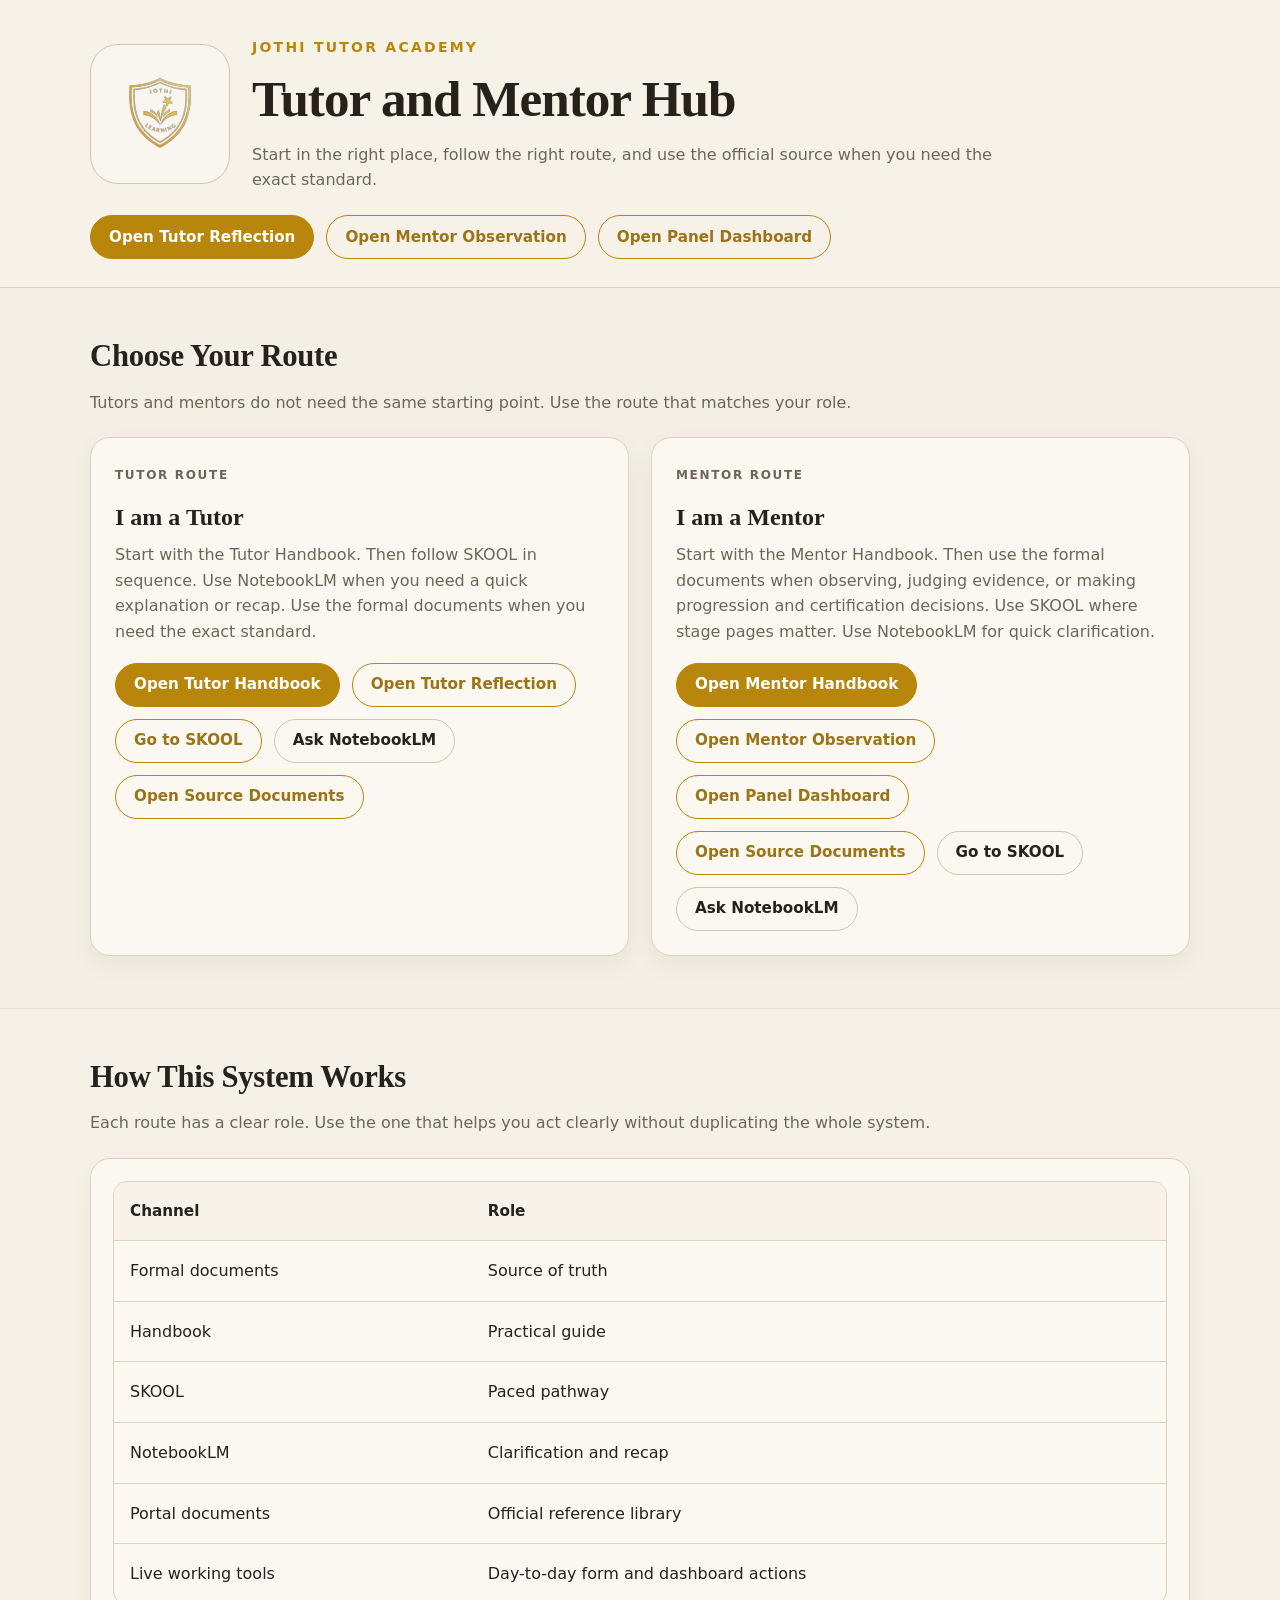
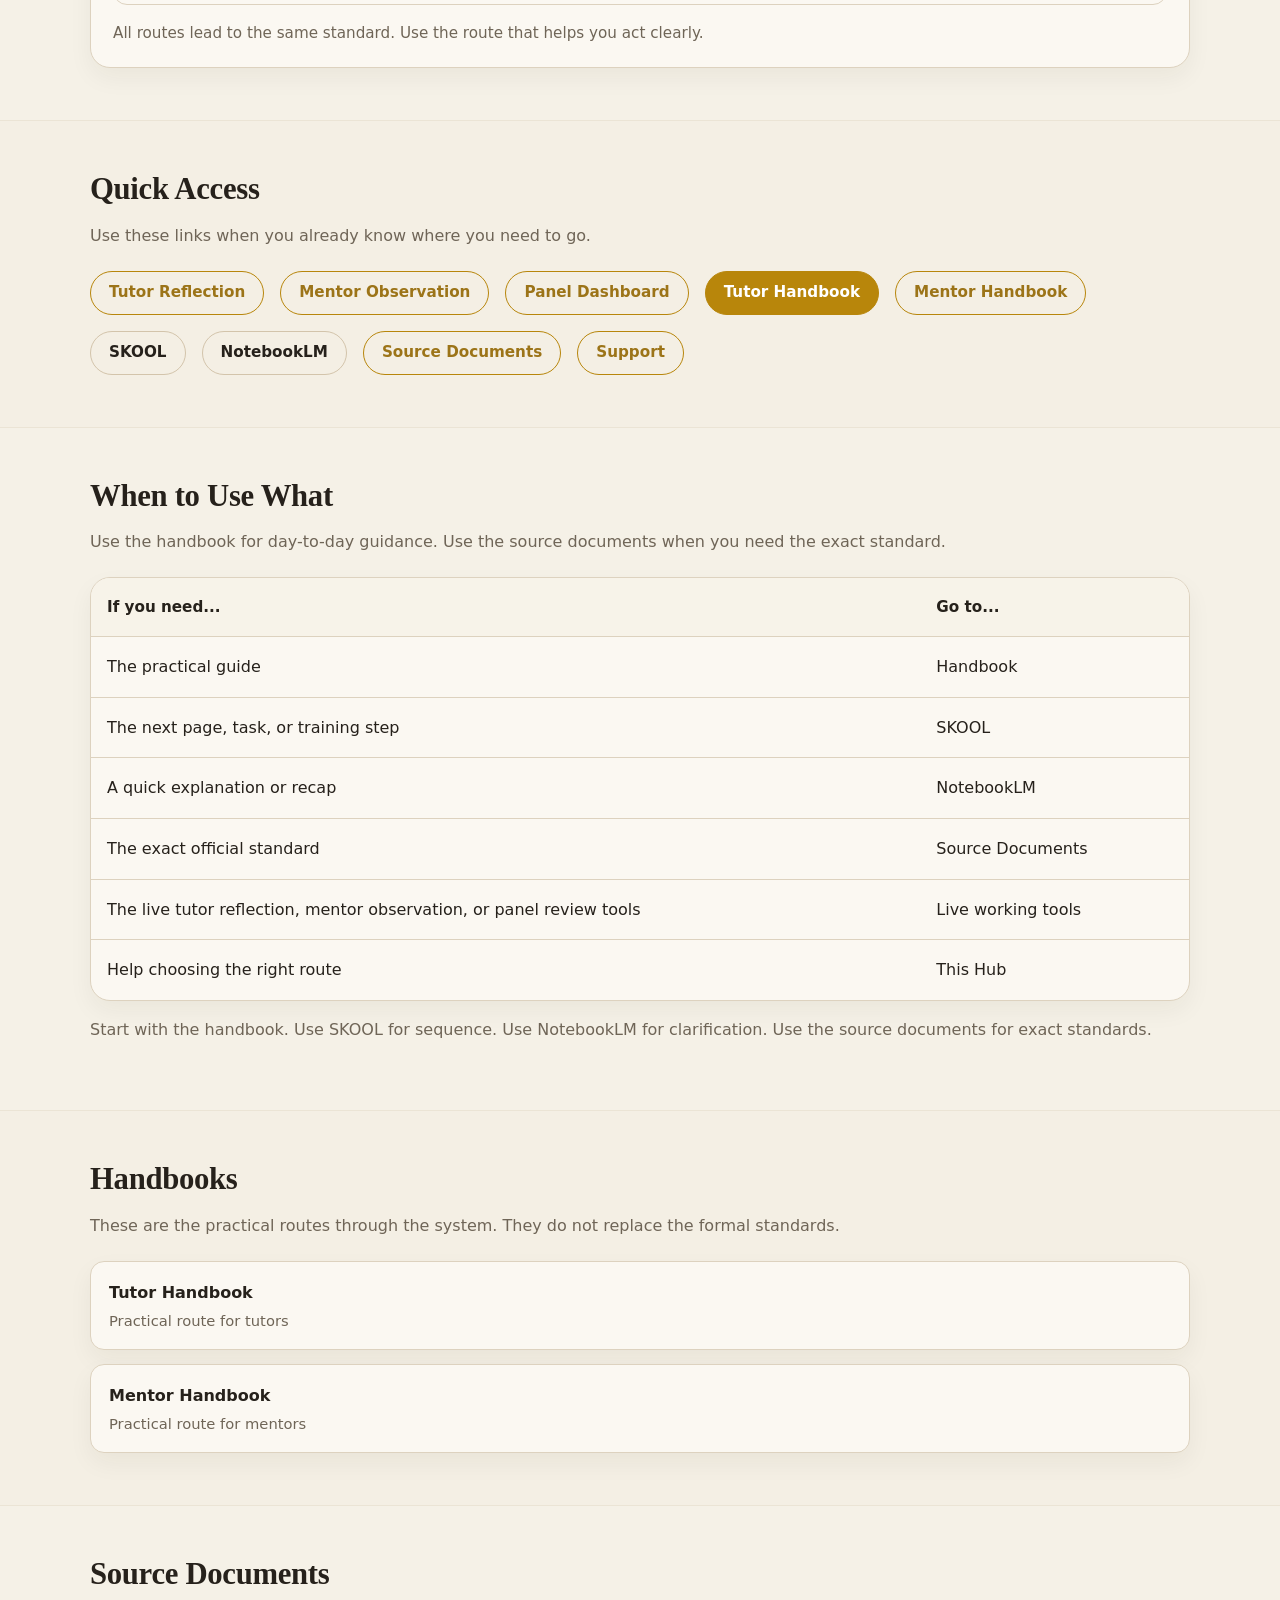
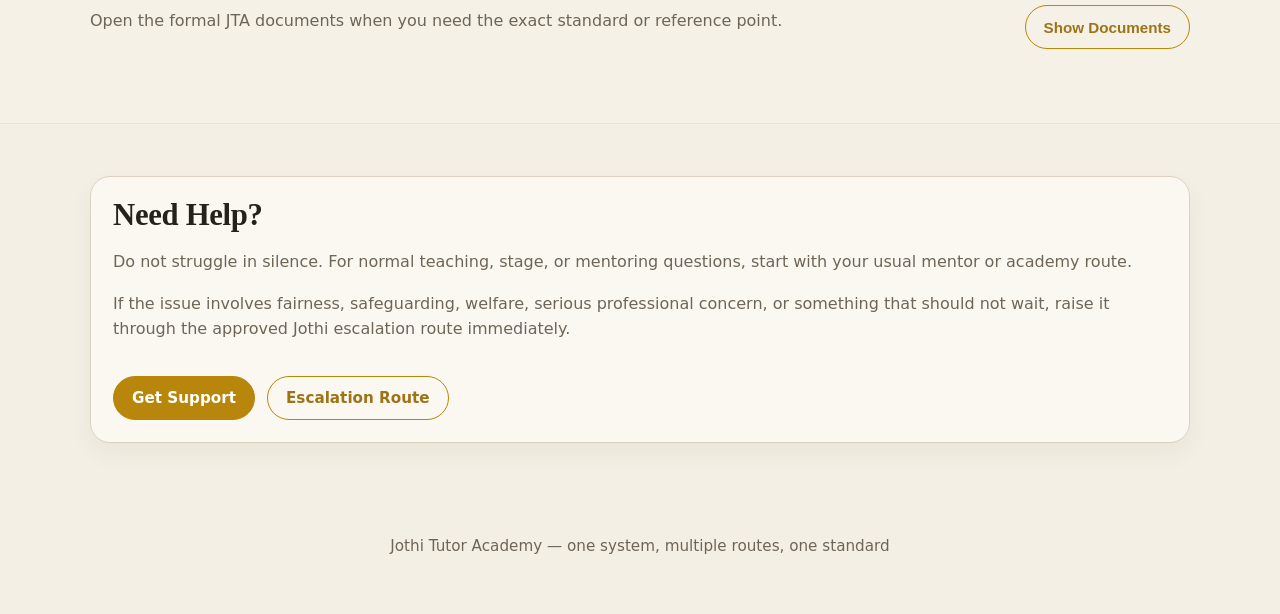
<file: index.html>
<!DOCTYPE html>
<html lang="en">
<head>
  <meta charset="UTF-8" />
  <meta name="viewport" content="width=device-width, initial-scale=1.0" />
  <title>Jothi Tutor Academy — Tutor and Mentor Hub</title>
  <meta
    name="description"
    content="Jothi Tutor Academy hub for tutors and mentors. Start in the right place, follow the right route, and use the official source when you need the exact standard."
  />
  <link rel="stylesheet" href="style.css" />
</head>
<body>
  <header class="hero">
    <div class="container hero-inner">
      <div class="hero-brand">
        <div class="hero-logo-shell">
          <img src="logo.svg" alt="Jothi Tutor Academy logo" class="hero-logo" />
        </div>

        <div class="hero-copy">
          <p class="eyebrow">JOTHI TUTOR ACADEMY</p>
          <h1>Tutor and Mentor Hub</h1>
          <p class="hero-text">
            Start in the right place, follow the right route, and use the official source when you need the exact standard.
          </p>
        </div>
      </div>

      <div class="hero-utilities" id="priorityTools"></div>
    </div>
  </header>

  <main>
    <section class="section">
      <div class="container">
        <div class="section-intro">
          <h2 class="section-title">Choose Your Route</h2>
          <p class="section-text">
            Tutors and mentors do not need the same starting point. Use the route that matches your role.
          </p>
        </div>

        <div class="routes-grid">
          <article class="route-card" id="tutor-route">
            <p class="card-label">TUTOR ROUTE</p>
            <h3>I am a Tutor</h3>
            <p>
              Start with the Tutor Handbook. Then follow SKOOL in sequence. Use NotebookLM when you need a quick explanation or recap. Use the formal documents when you need the exact standard.
            </p>
            <div class="button-group" id="tutorButtons"></div>
          </article>

          <article class="route-card" id="mentor-route">
            <p class="card-label">MENTOR ROUTE</p>
            <h3>I am a Mentor</h3>
            <p>
              Start with the Mentor Handbook. Then use the formal documents when observing, judging evidence, or making progression and certification decisions. Use SKOOL where stage pages matter. Use NotebookLM for quick clarification.
            </p>
            <div class="button-group" id="mentorButtons"></div>
          </article>
        </div>
      </div>
    </section>

    <section class="section alt">
      <div class="container">
        <div class="section-intro">
          <h2 class="section-title">How This System Works</h2>
          <p class="section-text">
            Each route has a clear role. Use the one that helps you act clearly without duplicating the whole system.
          </p>
        </div>

        <div class="channel-card">
          <div class="table-wrap compact">
            <table>
              <thead>
                <tr>
                  <th>Channel</th>
                  <th>Role</th>
                </tr>
              </thead>
              <tbody>
                <tr>
                  <td>Formal documents</td>
                  <td>Source of truth</td>
                </tr>
                <tr>
                  <td>Handbook</td>
                  <td>Practical guide</td>
                </tr>
                <tr>
                  <td>SKOOL</td>
                  <td>Paced pathway</td>
                </tr>
                <tr>
                  <td>NotebookLM</td>
                  <td>Clarification and recap</td>
                </tr>
                <tr>
                  <td>Portal documents</td>
                  <td>Official reference library</td>
                </tr>
                <tr>
                  <td>Live working tools</td>
                  <td>Day-to-day form and dashboard actions</td>
                </tr>
              </tbody>
            </table>
          </div>
          <p class="hero-note">
            All routes lead to the same standard. Use the route that helps you act clearly.
          </p>
        </div>
      </div>
    </section>

    <section class="section">
      <div class="container">
        <div class="section-intro">
          <h2 class="section-title">Quick Access</h2>
          <p class="section-text">
            Use these links when you already know where you need to go.
          </p>
        </div>
        <div class="quick-access" id="quickAccess"></div>
      </div>
    </section>

    <section class="section alt">
      <div class="container">
        <div class="section-intro">
          <h2 class="section-title">When to Use What</h2>
          <p class="section-text">
            Use the handbook for day-to-day guidance. Use the source documents when you need the exact standard.
          </p>
        </div>

        <div class="table-wrap">
          <table>
            <thead>
              <tr>
                <th>If you need...</th>
                <th>Go to...</th>
              </tr>
            </thead>
            <tbody>
              <tr>
                <td>The practical guide</td>
                <td>Handbook</td>
              </tr>
              <tr>
                <td>The next page, task, or training step</td>
                <td>SKOOL</td>
              </tr>
              <tr>
                <td>A quick explanation or recap</td>
                <td>NotebookLM</td>
              </tr>
              <tr>
                <td>The exact official standard</td>
                <td>Source Documents</td>
              </tr>
              <tr>
                <td>The live tutor reflection, mentor observation, or panel review tools</td>
                <td>Live working tools</td>
              </tr>
              <tr>
                <td>Help choosing the right route</td>
                <td>This Hub</td>
              </tr>
            </tbody>
          </table>
        </div>

        <p class="section-note">
          Start with the handbook. Use SKOOL for sequence. Use NotebookLM for clarification. Use the source documents for exact standards.
        </p>
      </div>
    </section>

    <section class="section">
      <div class="container">
        <div class="section-intro">
          <h2 class="section-title">Handbooks</h2>
          <p class="section-text">
            These are the practical routes through the system. They do not replace the formal standards.
          </p>
        </div>
        <div class="doc-grid" id="handbookDocs"></div>
      </div>
    </section>

    <section class="section alt">
      <div class="container">
        <div class="documents-head">
          <div class="section-intro no-margin">
            <h2 class="section-title">Source Documents</h2>
            <p class="section-text">
              Open the formal JTA documents when you need the exact standard or reference point.
            </p>
          </div>
          <button
            id="toggleDocsBtn"
            class="btn btn-secondary"
            type="button"
            aria-expanded="false"
            aria-controls="documentsPanel"
          >
            Show Documents
          </button>
        </div>

        <div id="documentsPanel" class="panel hidden">
          <div class="panel-section">
            <h3>Formal document library</h3>
            <p class="panel-text">
              These documents remain the official source of truth across the academy.
            </p>
            <div class="doc-grid" id="formalDocs"></div>
          </div>
        </div>
      </div>
    </section>

    <section class="section">
      <div class="container">
        <div class="support-card">
          <div class="section-intro no-margin">
            <h2 class="section-title">Need Help?</h2>
            <p class="section-text">
              Do not struggle in silence. For normal teaching, stage, or mentoring questions, start with your usual mentor or academy route.
            </p>
            <p class="section-text">
              If the issue involves fairness, safeguarding, welfare, serious professional concern, or something that should not wait, raise it through the approved Jothi escalation route immediately.
            </p>
          </div>
          <div class="button-group" id="supportButtons"></div>
        </div>
      </div>
    </section>
  </main>

  <footer class="footer">
    <div class="container">
      <p>Jothi Tutor Academy — one system, multiple routes, one standard</p>
    </div>
  </footer>

  <script src="script.js"></script>
</body>
</html>
</file>
<file: style.css>
:root {
  --bg: #f4efe4;
  --surface: #fbf8f2;
  --surface-2: #f7f2e8;
  --surface-3: #f1eadb;
  --text: #26211b;
  --muted: #6f6557;
  --gold: #b8860b;
  --gold-2: #9c7418;
  --gold-soft: #ead9ad;
  --border: #ddd2bf;
  --border-strong: #d3c4ab;
  --shadow: 0 10px 24px rgba(38, 33, 27, 0.05);
  --radius-lg: 20px;
  --radius-md: 14px;
  --radius-sm: 999px;
  --container: 1100px;
}

*,
*::before,
*::after {
  box-sizing: border-box;
}

html {
  scroll-behavior: smooth;
}

body {
  margin: 0;
  background: var(--bg);
  color: var(--text);
  font-family: Inter, system-ui, -apple-system, BlinkMacSystemFont, "Segoe UI", sans-serif;
  line-height: 1.6;
}

img {
  max-width: 100%;
  display: block;
}

a {
  color: inherit;
}

.container {
  width: min(var(--container), calc(100% - 40px));
  margin: 0 auto;
}

.hero {
  background: var(--surface-2);
  border-bottom: 1px solid var(--border);
  padding: 36px 0 28px;
}

.hero-inner {
  display: grid;
  gap: 22px;
}

.hero-brand {
  display: grid;
  grid-template-columns: 140px minmax(0, 1fr);
  align-items: center;
  gap: 22px;
}

.hero-logo-shell {
  width: 140px;
  height: 140px;
  display: grid;
  place-items: center;
  border: 1px solid var(--border-strong);
  border-radius: 28px;
  background: rgba(255, 255, 255, 0.28);
}

.hero-logo {
  width: 112px;
  height: 112px;
  object-fit: contain;
}

.hero-copy {
  max-width: 920px;
}

.eyebrow {
  margin: 0 0 14px;
  font-size: 14px;
  font-weight: 700;
  letter-spacing: 0.16em;
  color: var(--gold);
}

.hero h1 {
  margin: 0 0 16px;
  font-family: Georgia, "Times New Roman", serif;
  font-size: clamp(2.2rem, 4vw, 4.2rem);
  line-height: 1.04;
  letter-spacing: -0.02em;
}

.hero-text,
.hero-note,
.section-text,
.section-note,
.panel-text {
  color: var(--muted);
}

.hero-text {
  max-width: 760px;
  margin: 0;
  font-size: 1rem;
}

.hero-note {
  margin: 16px 0 0;
  font-size: 0.95rem;
}

.hero-utilities,
.button-group,
.quick-access {
  display: flex;
  flex-wrap: wrap;
  gap: 12px;
}

.no-margin {
  margin: 0;
}

.channel-card,
.route-card,
.support-card,
.panel,
.table-wrap {
  background: var(--surface);
  border: 1px solid var(--border);
  border-radius: var(--radius-lg);
  box-shadow: var(--shadow);
}

.channel-card,
.support-card {
  padding: 22px;
}

.section {
  padding: 52px 0;
}

.section.alt {
  background: rgba(255, 255, 255, 0.12);
  border-top: 1px solid rgba(221, 210, 191, 0.45);
  border-bottom: 1px solid rgba(221, 210, 191, 0.45);
}

.section-intro {
  margin-bottom: 22px;
}

.section-intro.no-margin {
  margin-bottom: 0;
}

.section-title {
  margin: 0 0 10px;
  font-family: Georgia, "Times New Roman", serif;
  font-size: clamp(1.7rem, 2.4vw, 2.5rem);
  line-height: 1.1;
  letter-spacing: -0.01em;
}

.section-title.small {
  font-size: 1.3rem;
}

.routes-grid {
  display: grid;
  grid-template-columns: repeat(2, minmax(0, 1fr));
  gap: 22px;
}

.route-card {
  padding: 28px 24px 24px;
}

.route-card h3,
.panel h3 {
  margin: 0 0 10px;
  font-family: Georgia, "Times New Roman", serif;
  font-size: 1.5rem;
  line-height: 1.2;
}

.route-card p {
  margin: 0 0 18px;
  color: var(--muted);
}

.card-label {
  margin: 0 0 12px;
  font-size: 12px;
  font-weight: 700;
  letter-spacing: 0.14em;
  color: rgba(184, 134, 11, 0.68);
}

.quick-access {
  gap: 16px;
}

.btn {
  display: inline-flex;
  align-items: center;
  justify-content: center;
  min-height: 44px;
  padding: 0 18px;
  border-radius: var(--radius-sm);
  border: 1px solid transparent;
  font-size: 0.95rem;
  font-weight: 600;
  text-decoration: none;
  cursor: pointer;
  transition: transform 0.15s ease, box-shadow 0.15s ease, background 0.15s ease, border-color 0.15s ease;
}

.btn:hover {
  transform: translateY(-1px);
}

.btn-primary {
  background: var(--gold);
  color: #fff;
  border-color: var(--gold);
}

.btn-primary:hover {
  background: var(--gold-2);
  border-color: var(--gold-2);
}

.btn-secondary {
  background: transparent;
  color: var(--gold-2);
  border-color: var(--gold);
}

.btn-secondary:hover {
  background: rgba(184, 134, 11, 0.08);
}

.btn-tertiary {
  background: transparent;
  color: var(--text);
  border-color: var(--border-strong);
}

.btn-tertiary:hover {
  background: rgba(0, 0, 0, 0.025);
}

.table-wrap {
  overflow-x: auto;
}

.table-wrap.compact {
  box-shadow: none;
  border-radius: var(--radius-md);
}

table {
  width: 100%;
  border-collapse: collapse;
}

th,
td {
  text-align: left;
  padding: 17px 16px;
  border-bottom: 1px solid var(--border);
  vertical-align: top;
}

thead th {
  background: rgba(247, 242, 232, 0.85);
  font-size: 0.95rem;
  font-weight: 700;
}

tbody tr:last-child td {
  border-bottom: none;
}

.doc-grid {
  display: grid;
  gap: 14px;
}

.doc-link {
  display: block;
  padding: 18px 18px 16px;
  text-decoration: none;
  background: var(--surface);
  border: 1px solid var(--border);
  border-radius: var(--radius-md);
  box-shadow: var(--shadow);
  transition: transform 0.15s ease, border-color 0.15s ease, background 0.15s ease;
}

.doc-link:hover {
  transform: translateY(-1px);
  border-color: var(--border-strong);
  background: #fffdfa;
}

.doc-title {
  display: block;
  margin-bottom: 4px;
  font-weight: 700;
  color: var(--text);
}

.doc-meta {
  display: block;
  font-size: 0.92rem;
  color: var(--muted);
}

.documents-head {
  display: flex;
  align-items: end;
  justify-content: space-between;
  gap: 18px;
  margin-bottom: 22px;
}

.panel {
  padding: 22px;
}

.panel-section + .panel-section {
  margin-top: 20px;
}

.hidden {
  display: none;
}

.support-card {
  display: grid;
  gap: 18px;
}

.footer {
  padding: 24px 0 40px;
  color: var(--muted);
  font-size: 0.95rem;
  text-align: center;
}

@media (max-width: 900px) {
  .routes-grid {
    grid-template-columns: 1fr;
  }

  .documents-head {
    align-items: start;
    flex-direction: column;
  }
}

@media (max-width: 640px) {
  .container {
    width: min(var(--container), calc(100% - 24px));
  }

  .hero {
    padding: 28px 0 24px;
  }

  .hero-inner {
    gap: 18px;
  }

  .hero-brand {
    grid-template-columns: 1fr;
    justify-items: start;
    gap: 16px;
  }

  .hero-logo-shell {
    width: 112px;
    height: 112px;
    border-radius: 24px;
  }

  .hero-logo {
    width: 88px;
    height: 88px;
  }

  .route-card,
  .channel-card,
  .support-card,
  .panel {
    padding: 18px;
  }

  th,
  td {
    padding: 14px 12px;
    font-size: 0.94rem;
  }

  .btn {
    width: 100%;
  }

  .hero-utilities,
  .button-group,
  .quick-access {
    flex-direction: column;
    gap: 10px;
  }
}
</file>
